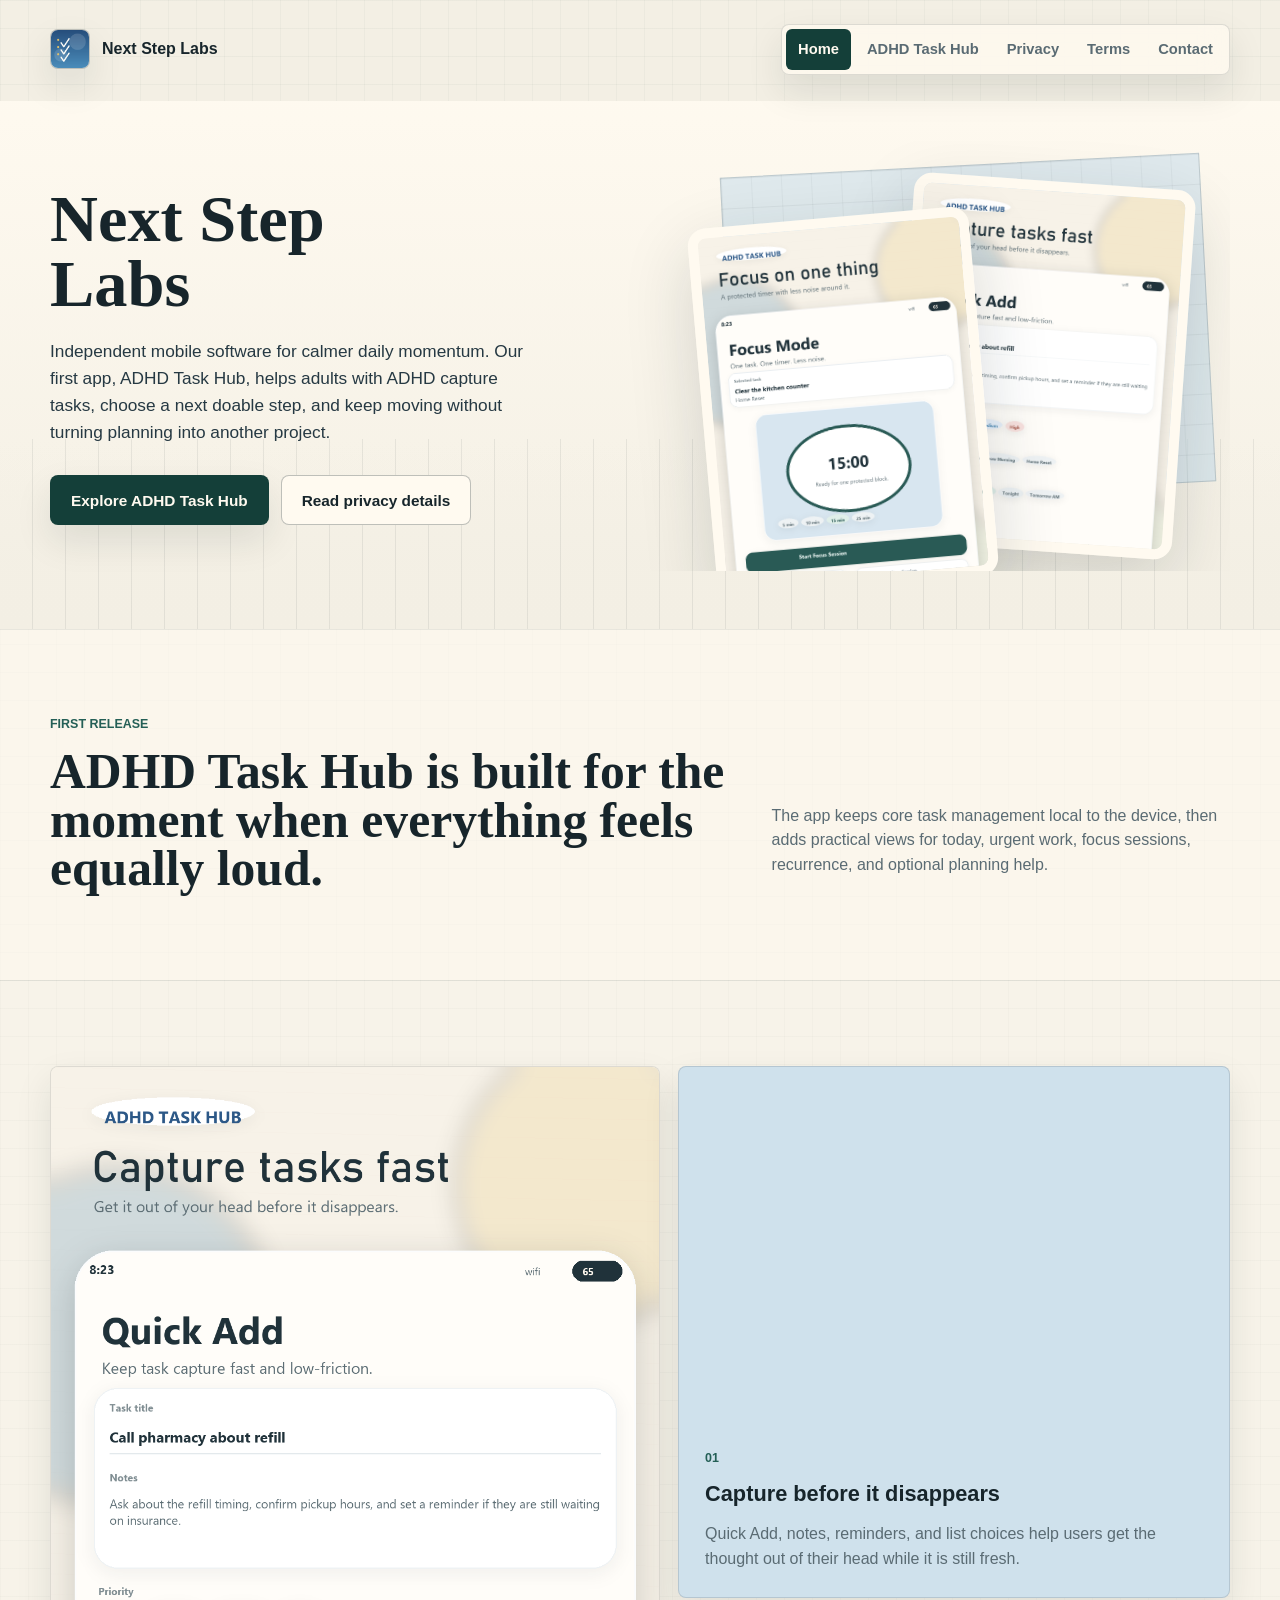
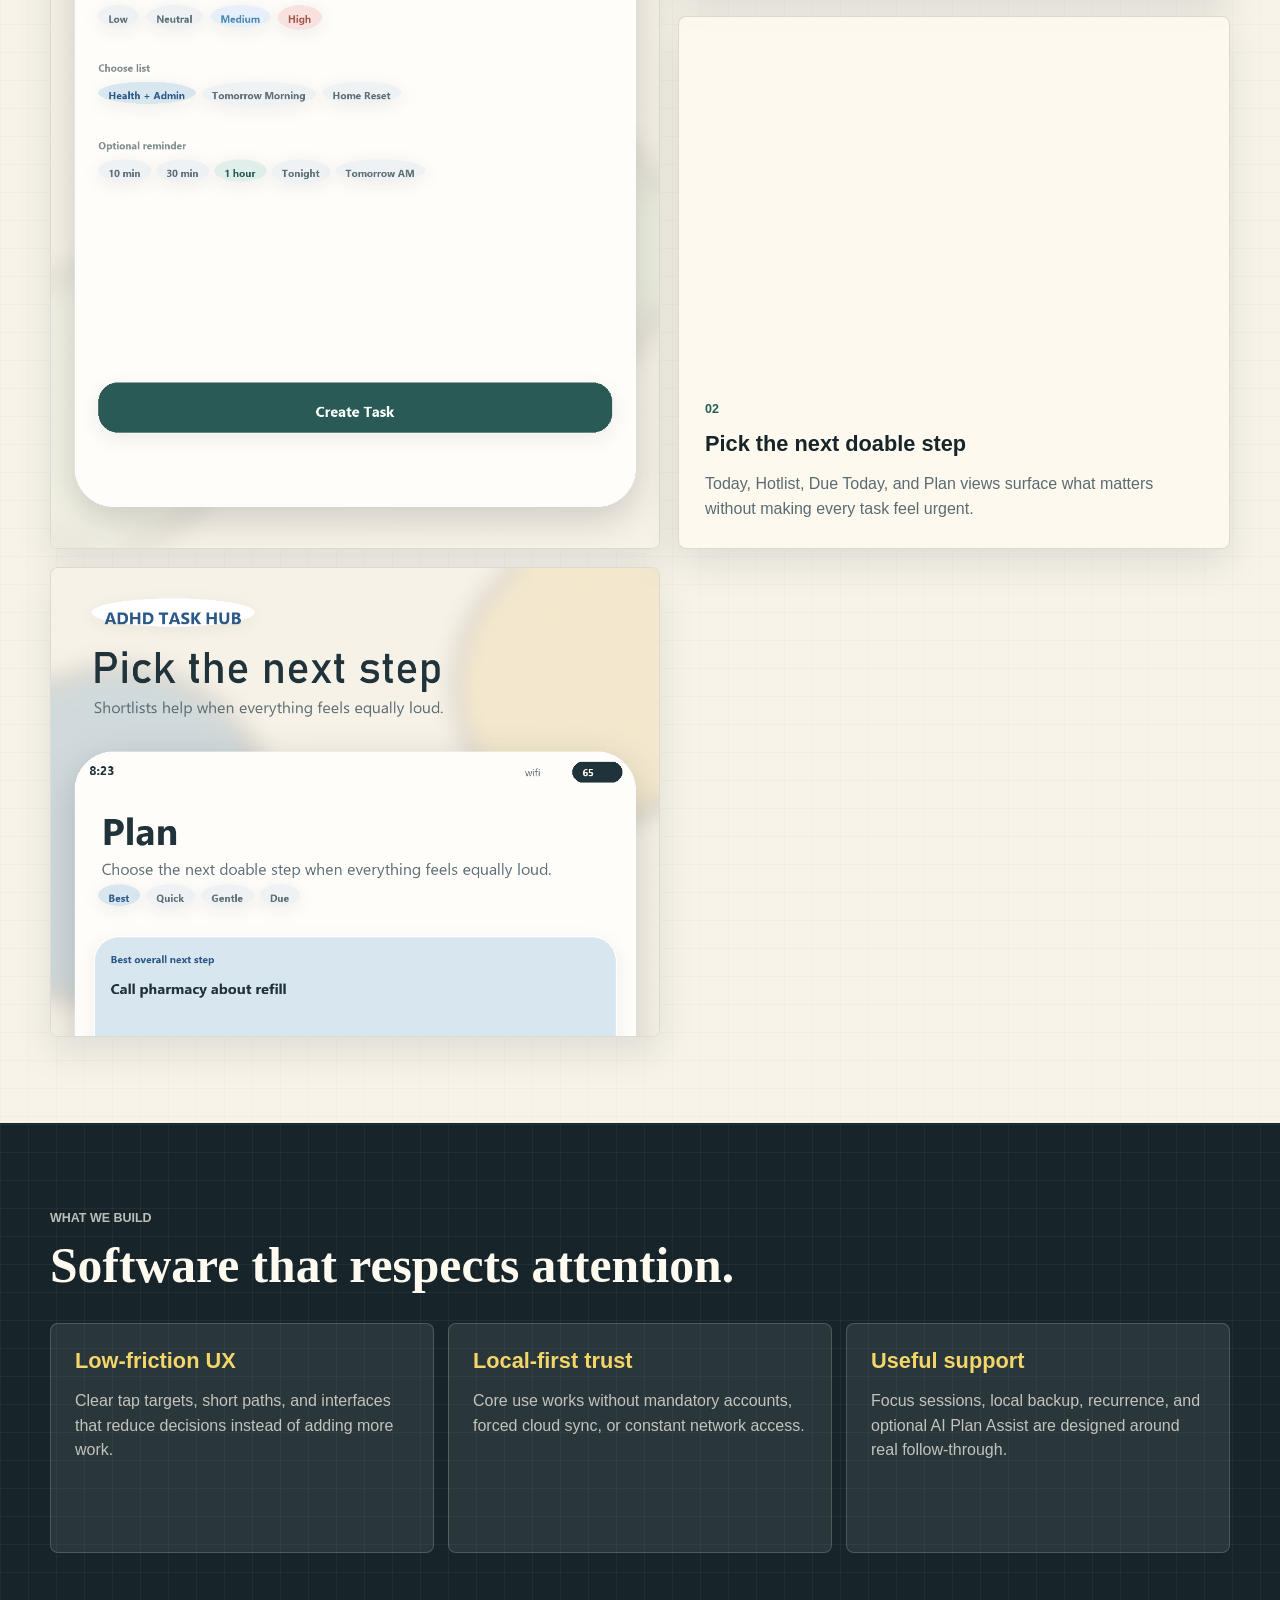
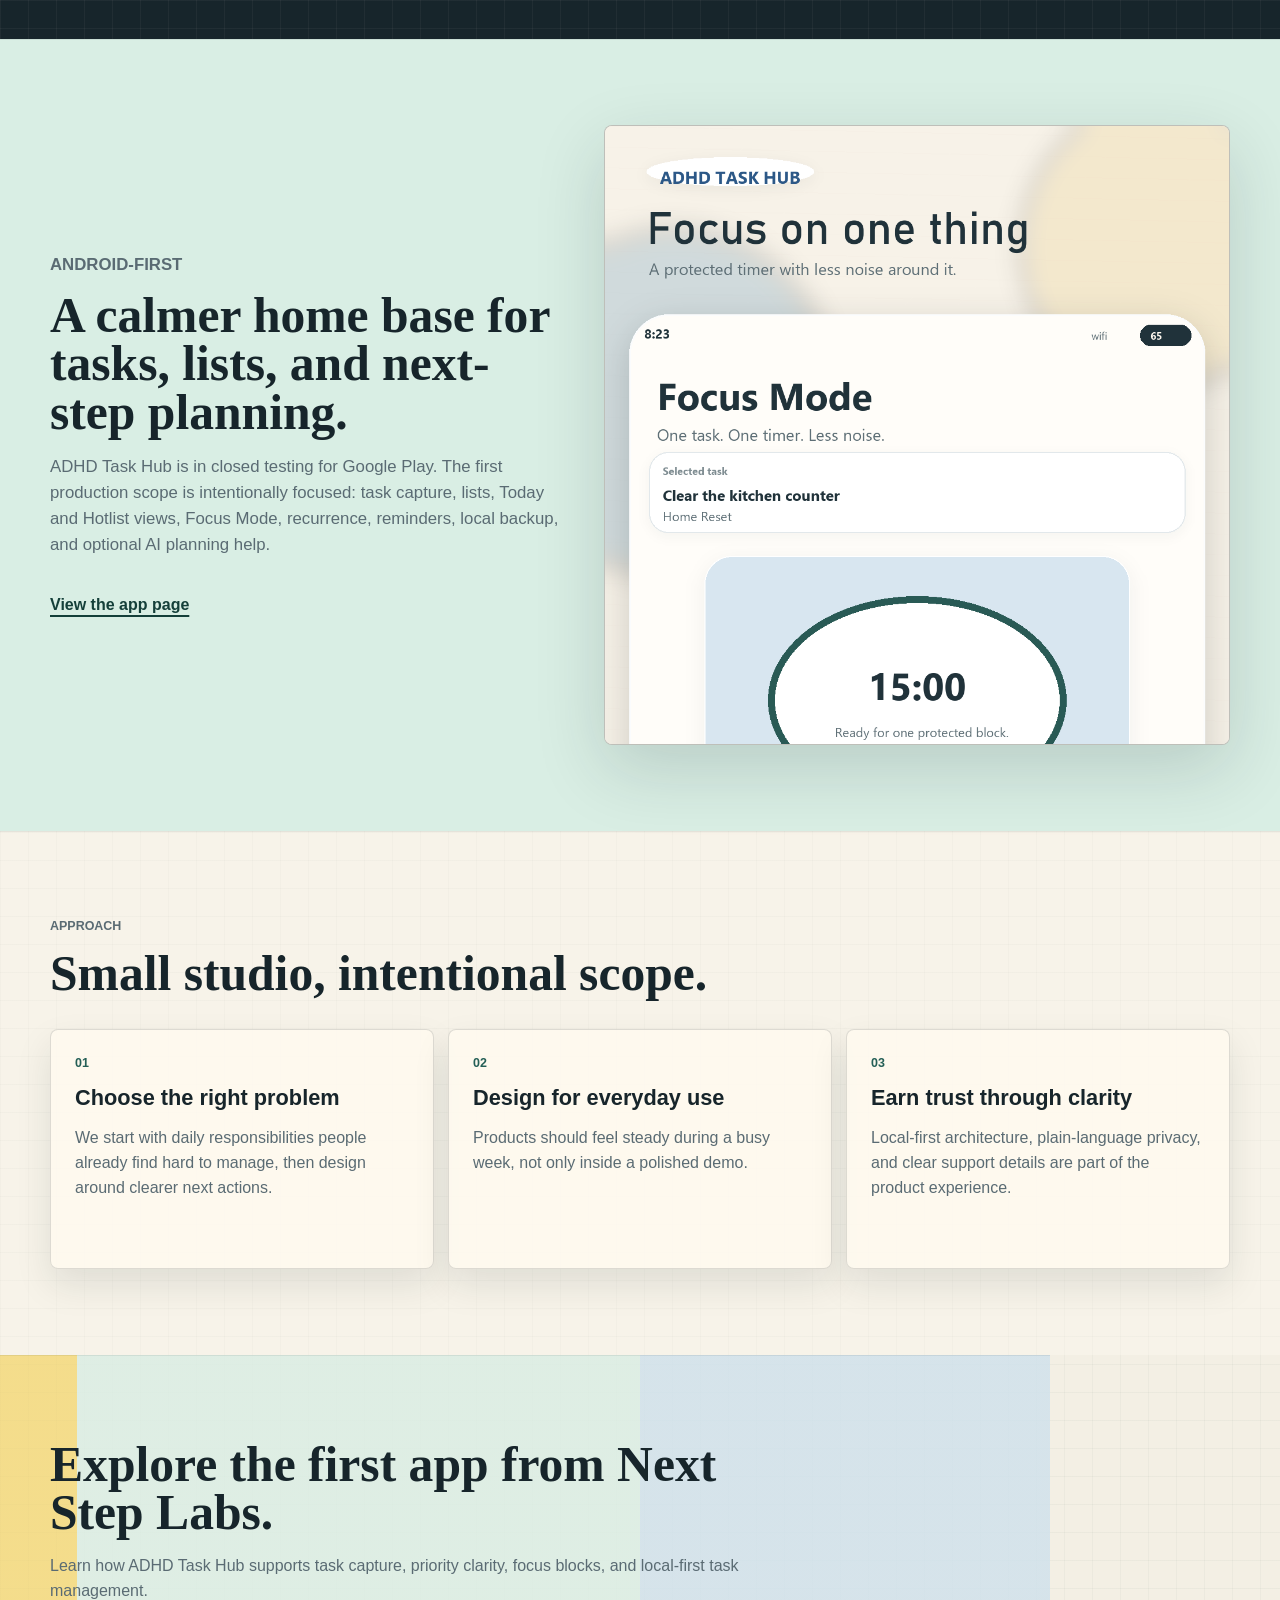
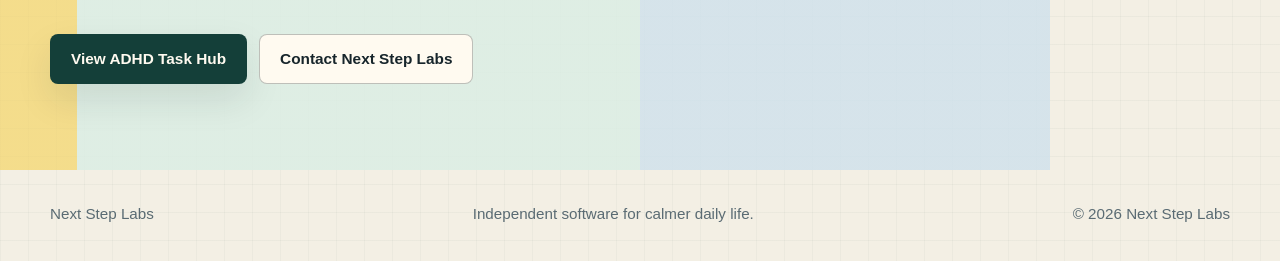
<file: index.html>
<!DOCTYPE html>
<html lang="en">
  <head>
    <meta charset="UTF-8" />
    <meta name="viewport" content="width=device-width, initial-scale=1.0" />
    <title>Next Step Labs</title>
    <meta
      name="description"
      content="Next Step Labs builds calm, practical mobile software. ADHD Task Hub is our Android-first task-management app for adults who want clearer daily structure."
    />
    <link rel="stylesheet" href="./styles.css" />
  </head>
  <body>
    <div class="page-shell page-shell--home">
      <header class="site-header">
        <a class="brand" href="./index.html">
          <span class="brand__mark">
            <img src="./media/app-icon.png" alt="" />
          </span>
          <span class="brand__text">Next Step Labs</span>
        </a>
        <nav class="site-nav" aria-label="Primary">
          <a href="./index.html" aria-current="page">Home</a>
          <a href="./apps/adhd-task-hub.html">ADHD Task Hub</a>
          <a href="./privacy.html">Privacy</a>
          <a href="./terms.html">Terms</a>
          <a href="./contact.html">Contact</a>
        </nav>
      </header>

      <main>
        <section class="hero hero--immersive">
          <div class="hero__visual" aria-hidden="true">
            <img
              class="hero__screen hero__screen--quick"
              src="./media/adhd-task-hub-phone-02-quick-add.png"
              alt=""
            />
            <img
              class="hero__screen hero__screen--focus"
              src="./media/adhd-task-hub-phone-04-focus-mode.png"
              alt=""
            />
          </div>

          <div class="hero__copy" data-reveal>
            <h1>Next Step Labs</h1>
            <p class="hero__lede">
              Independent mobile software for calmer daily momentum. Our first
              app, ADHD Task Hub, helps adults with ADHD capture tasks, choose a
              next doable step, and keep moving without turning planning into
              another project.
            </p>
            <div class="hero__actions">
              <a class="button button--primary" href="./apps/adhd-task-hub.html"
                >Explore ADHD Task Hub</a
              >
              <a class="button button--secondary" href="./privacy.html"
                >Read privacy details</a
              >
            </div>
          </div>
        </section>

        <section class="section intro-band" data-reveal>
          <p class="section-kicker">First release</p>
          <div class="section-heading section-heading--split">
            <h2>ADHD Task Hub is built for the moment when everything feels equally loud.</h2>
            <p>
              The app keeps core task management local to the device, then adds
              practical views for today, urgent work, focus sessions, recurrence,
              and optional planning help.
            </p>
          </div>
        </section>

        <section class="section product-showcase" data-reveal>
          <div class="showcase-grid">
            <article class="screen-panel screen-panel--large">
              <img src="./media/adhd-task-hub-phone-02-quick-add.png" alt="ADHD Task Hub Quick Add screen" />
            </article>
            <article class="feature-panel feature-panel--accent">
              <span class="panel-number">01</span>
              <h3>Capture before it disappears</h3>
              <p>
                Quick Add, notes, reminders, and list choices help users get the
                thought out of their head while it is still fresh.
              </p>
            </article>
            <article class="feature-panel">
              <span class="panel-number">02</span>
              <h3>Pick the next doable step</h3>
              <p>
                Today, Hotlist, Due Today, and Plan views surface what matters
                without making every task feel urgent.
              </p>
            </article>
            <article class="screen-panel screen-panel--crop">
              <img src="./media/adhd-task-hub-phone-03-plan.png" alt="ADHD Task Hub Plan screen" />
            </article>
          </div>
        </section>

        <section class="section section--ink" data-reveal>
          <div class="section-heading">
            <p class="section-kicker">What we build</p>
            <h2>Software that respects attention.</h2>
          </div>
          <div class="feature-rail">
            <article>
              <h3>Low-friction UX</h3>
              <p>
                Clear tap targets, short paths, and interfaces that reduce
                decisions instead of adding more work.
              </p>
            </article>
            <article>
              <h3>Local-first trust</h3>
              <p>
                Core use works without mandatory accounts, forced cloud sync, or
                constant network access.
              </p>
            </article>
            <article>
              <h3>Useful support</h3>
              <p>
                Focus sessions, local backup, recurrence, and optional AI Plan
                Assist are designed around real follow-through.
              </p>
            </article>
          </div>
        </section>

        <section class="section app-spotlight" data-reveal>
          <div class="spotlight-copy">
            <p class="section-kicker">Android-first</p>
            <h2>A calmer home base for tasks, lists, and next-step planning.</h2>
            <p>
              ADHD Task Hub is in closed testing for Google Play. The first
              production scope is intentionally focused: task capture, lists,
              Today and Hotlist views, Focus Mode, recurrence, reminders, local
              backup, and optional AI planning help.
            </p>
            <a class="text-link" href="./apps/adhd-task-hub.html">View the app page</a>
          </div>
          <div class="focus-card" aria-hidden="true">
            <img src="./media/adhd-task-hub-phone-04-focus-mode.png" alt="" />
          </div>
        </section>

        <section class="section process-section" data-reveal>
          <div class="section-heading">
            <p class="section-kicker">Approach</p>
            <h2>Small studio, intentional scope.</h2>
          </div>
          <div class="process-grid">
            <div>
              <span class="process-grid__step">01</span>
              <h3>Choose the right problem</h3>
              <p>
                We start with daily responsibilities people already find hard to
                manage, then design around clearer next actions.
              </p>
            </div>
            <div>
              <span class="process-grid__step">02</span>
              <h3>Design for everyday use</h3>
              <p>
                Products should feel steady during a busy week, not only inside
                a polished demo.
              </p>
            </div>
            <div>
              <span class="process-grid__step">03</span>
              <h3>Earn trust through clarity</h3>
              <p>
                Local-first architecture, plain-language privacy, and clear
                support details are part of the product experience.
              </p>
            </div>
          </div>
        </section>

        <section class="section closing-callout" data-reveal>
          <h2>Explore the first app from Next Step Labs.</h2>
          <p>
            Learn how ADHD Task Hub supports task capture, priority clarity,
            focus blocks, and local-first task management.
          </p>
          <div class="hero__actions">
            <a class="button button--primary" href="./apps/adhd-task-hub.html"
              >View ADHD Task Hub</a
            >
            <a class="button button--secondary" href="./contact.html"
              >Contact Next Step Labs</a
            >
          </div>
        </section>
      </main>

      <footer class="site-footer">
        <p>Next Step Labs</p>
        <p>Independent software for calmer daily life.</p>
        <p>&copy; <span data-year></span> Next Step Labs</p>
      </footer>
    </div>

    <script src="./script.js"></script>
  </body>
</html>
</file>
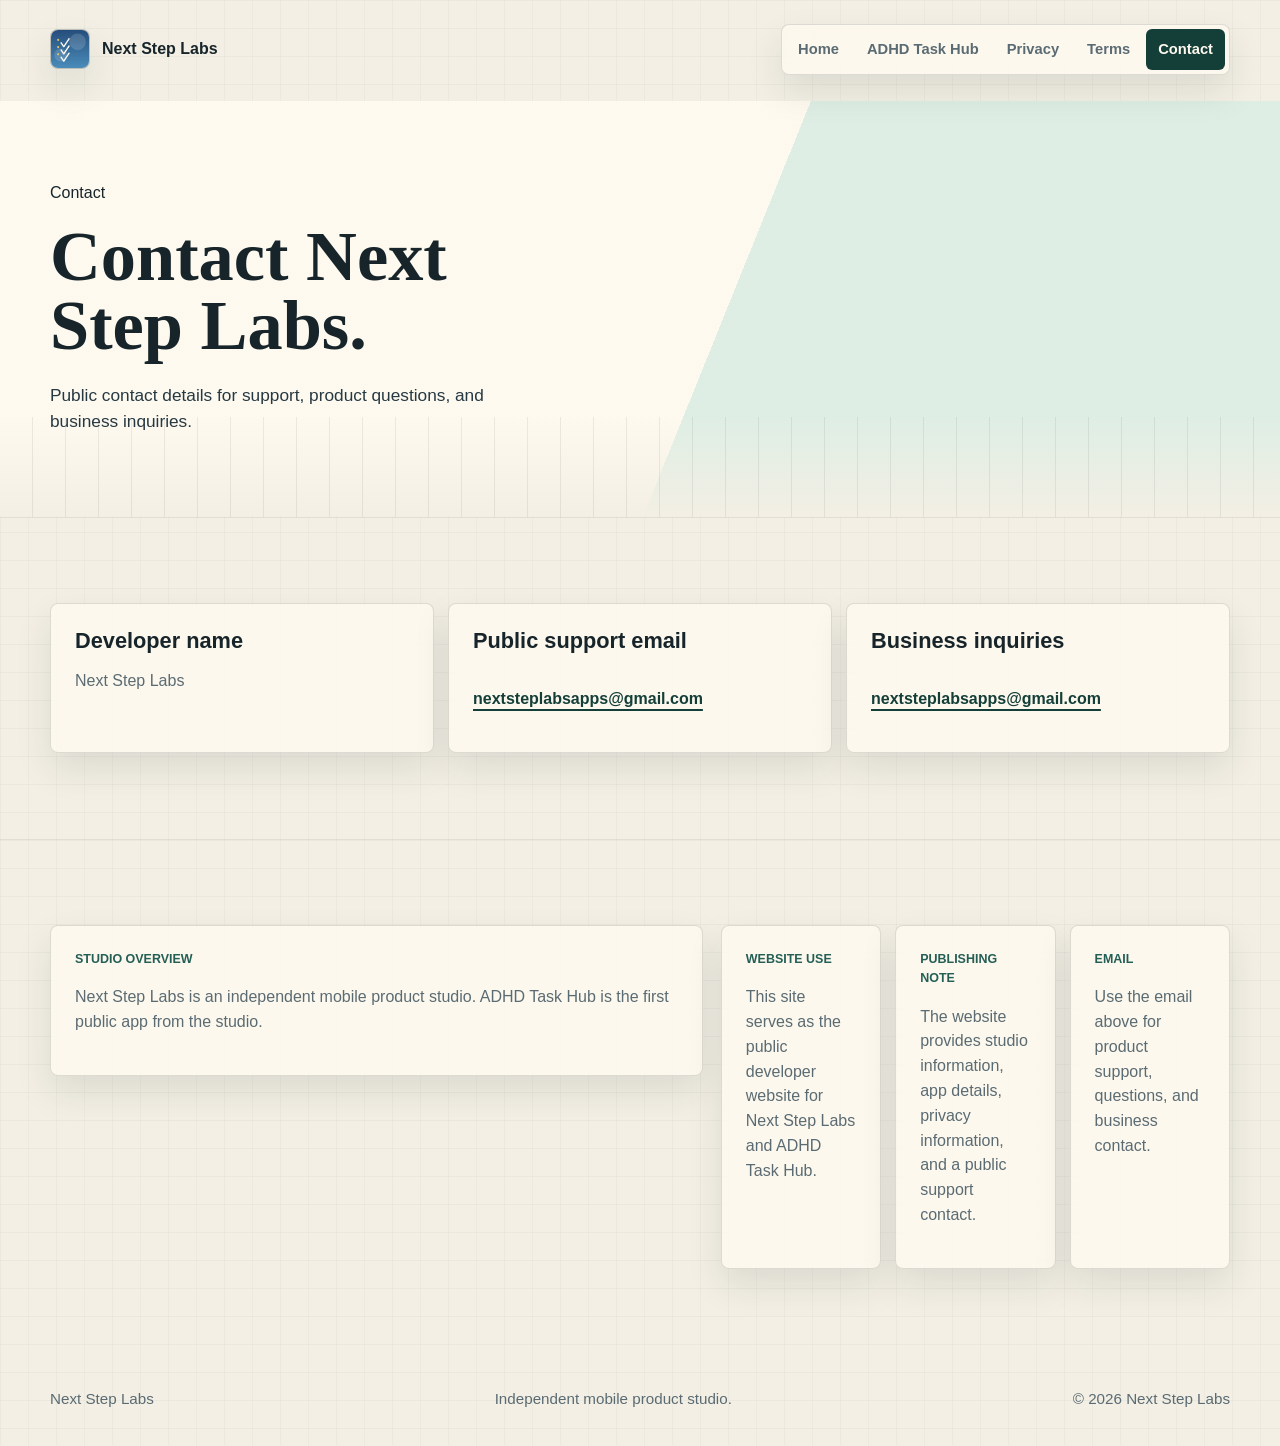
<file: contact.html>
<!DOCTYPE html>
<html lang="en">
  <head>
    <meta charset="UTF-8" />
    <meta name="viewport" content="width=device-width, initial-scale=1.0" />
    <title>Contact | Next Step Labs</title>
    <meta
      name="description"
      content="Contact and support details for Next Step Labs."
    />
    <link rel="stylesheet" href="./styles.css" />
  </head>
  <body>
    <div class="page-shell">
      <header class="site-header">
        <a class="brand" href="./index.html">
          <span class="brand__mark">
            <img src="./media/app-icon.png" alt="" />
          </span>
          <span class="brand__text">Next Step Labs</span>
        </a>
        <nav class="site-nav" aria-label="Primary">
          <a href="./index.html">Home</a>
          <a href="./apps/adhd-task-hub.html">ADHD Task Hub</a>
          <a href="./privacy.html">Privacy</a>
          <a href="./terms.html">Terms</a>
          <a href="./contact.html" aria-current="page">Contact</a>
        </nav>
      </header>

      <main>
        <section class="hero hero--policy">
          <div class="hero__copy" data-reveal>
            <p class="eyebrow">Contact</p>
            <h1>Contact Next Step Labs.</h1>
            <p class="hero__lede">
              Public contact details for support, product questions, and
              business inquiries.
            </p>
          </div>
        </section>

        <section class="section section--divider" data-reveal>
          <div class="feature-columns feature-columns--wide">
            <article>
              <h2>Developer name</h2>
              <p>Next Step Labs</p>
            </article>
            <article>
              <h2>Public support email</h2>
              <p><a class="text-link" href="mailto:nextsteplabsapps@gmail.com">nextsteplabsapps@gmail.com</a></p>
            </article>
            <article>
              <h2>Business inquiries</h2>
              <p><a class="text-link" href="mailto:nextsteplabsapps@gmail.com">nextsteplabsapps@gmail.com</a></p>
            </article>
          </div>
        </section>

        <section class="section" data-reveal>
          <div class="split-layout split-layout--compact">
            <div class="aside-panel aside-panel--tall">
              <span class="detail-list__label">Studio overview</span>
              <p>
                Next Step Labs is an independent mobile product studio. ADHD
                Task Hub is the first public app from the studio.
              </p>
            </div>
            <div class="detail-list">
              <div>
                <span class="detail-list__label">Website use</span>
                <p>This site serves as the public developer website for Next Step Labs and ADHD Task Hub.</p>
              </div>
              <div>
                <span class="detail-list__label">Publishing note</span>
                <p>The website provides studio information, app details, privacy information, and a public support contact.</p>
              </div>
              <div>
                <span class="detail-list__label">Email</span>
                <p>Use the email above for product support, questions, and business contact.</p>
              </div>
            </div>
          </div>
        </section>
      </main>

      <footer class="site-footer">
        <p>Next Step Labs</p>
        <p>Independent mobile product studio.</p>
        <p>&copy; <span data-year></span> Next Step Labs</p>
      </footer>
    </div>

    <script src="./script.js"></script>
  </body>
</html>
</file>
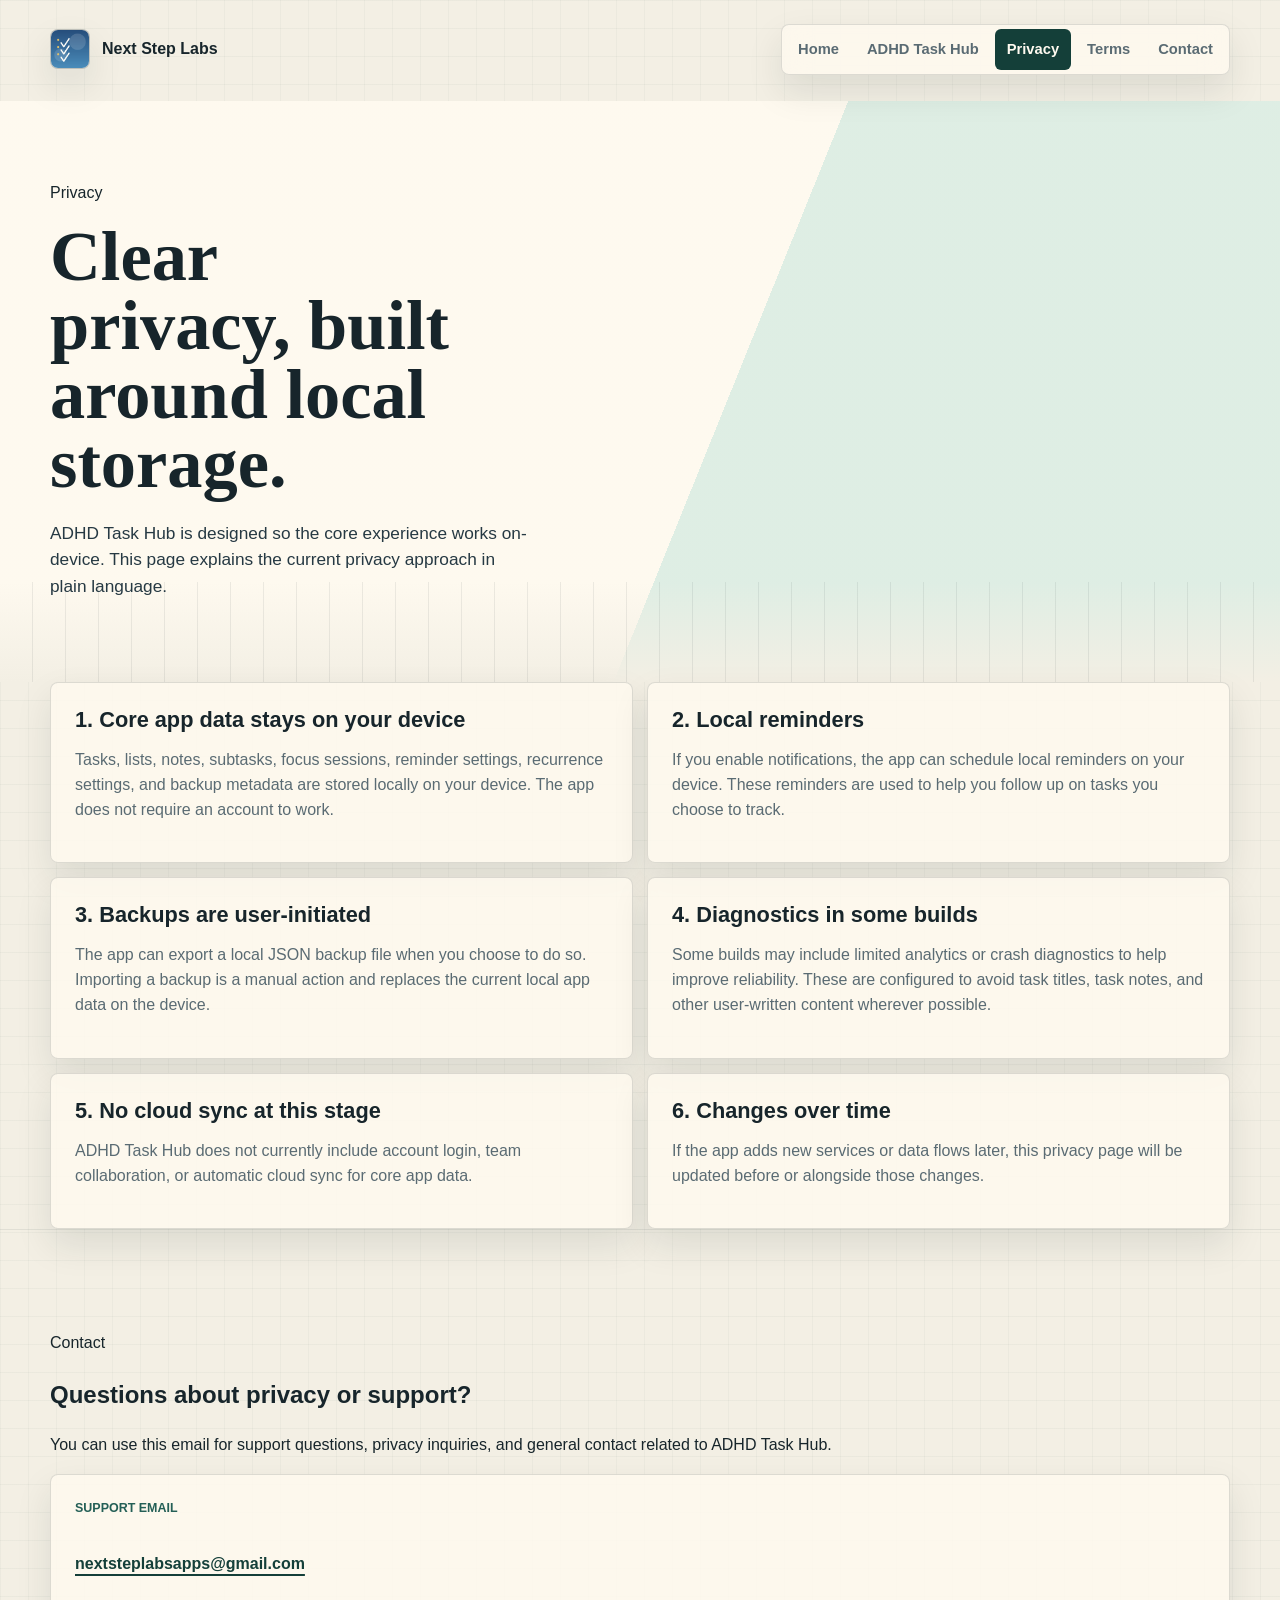
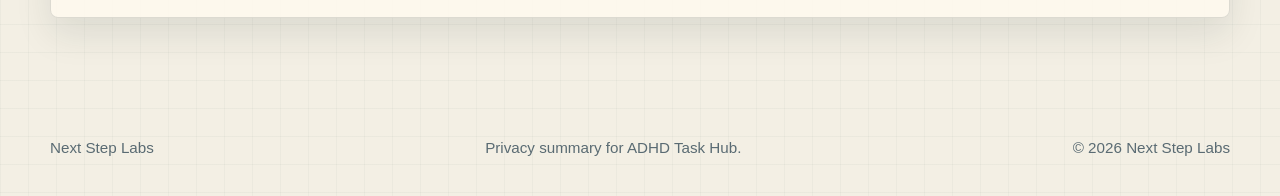
<file: privacy.html>
<!DOCTYPE html>
<html lang="en">
  <head>
    <meta charset="UTF-8" />
    <meta name="viewport" content="width=device-width, initial-scale=1.0" />
    <title>Privacy | Next Step Labs</title>
    <meta
      name="description"
      content="Privacy information for Next Step Labs and ADHD Task Hub."
    />
    <link rel="stylesheet" href="./styles.css" />
  </head>
  <body>
    <div class="page-shell">
      <header class="site-header">
        <a class="brand" href="./index.html">
          <span class="brand__mark">
            <img src="./media/app-icon.png" alt="" />
          </span>
          <span class="brand__text">Next Step Labs</span>
        </a>
        <nav class="site-nav" aria-label="Primary">
          <a href="./index.html">Home</a>
          <a href="./apps/adhd-task-hub.html">ADHD Task Hub</a>
          <a href="./privacy.html" aria-current="page">Privacy</a>
          <a href="./terms.html">Terms</a>
          <a href="./contact.html">Contact</a>
        </nav>
      </header>

      <main>
        <section class="hero hero--policy">
          <div class="hero__copy" data-reveal>
            <p class="eyebrow">Privacy</p>
            <h1>Clear privacy, built around local storage.</h1>
            <p class="hero__lede">
              ADHD Task Hub is designed so the core experience works on-device.
              This page explains the current privacy approach in plain language.
            </p>
          </div>
        </section>

        <section class="policy-grid" data-reveal>
          <article>
            <h2>1. Core app data stays on your device</h2>
            <p>
              Tasks, lists, notes, subtasks, focus sessions, reminder settings,
              recurrence settings, and backup metadata are stored locally on
              your device. The app does not require an account to work.
            </p>
          </article>
          <article>
            <h2>2. Local reminders</h2>
            <p>
              If you enable notifications, the app can schedule local reminders
              on your device. These reminders are used to help you follow up on
              tasks you choose to track.
            </p>
          </article>
          <article>
            <h2>3. Backups are user-initiated</h2>
            <p>
              The app can export a local JSON backup file when you choose to do
              so. Importing a backup is a manual action and replaces the current
              local app data on the device.
            </p>
          </article>
          <article>
            <h2>4. Diagnostics in some builds</h2>
            <p>
              Some builds may include limited analytics or crash diagnostics to
              help improve reliability. These are configured to avoid task
              titles, task notes, and other user-written content wherever
              possible.
            </p>
          </article>
          <article>
            <h2>5. No cloud sync at this stage</h2>
            <p>
              ADHD Task Hub does not currently include account login, team
              collaboration, or automatic cloud sync for core app data.
            </p>
          </article>
          <article>
            <h2>6. Changes over time</h2>
            <p>
              If the app adds new services or data flows later, this privacy
              page will be updated before or alongside those changes.
            </p>
          </article>
        </section>

        <section class="section section--divider" data-reveal>
          <div class="section__intro">
            <p class="eyebrow">Contact</p>
            <h2>Questions about privacy or support?</h2>
            <p>
              You can use this email for support questions, privacy inquiries,
              and general contact related to ADHD Task Hub.
            </p>
          </div>
          <div class="aside-panel aside-panel--wide">
            <span class="detail-list__label">Support email</span>
            <p><a class="text-link" href="mailto:nextsteplabsapps@gmail.com">nextsteplabsapps@gmail.com</a></p>
          </div>
        </section>
      </main>

      <footer class="site-footer">
        <p>Next Step Labs</p>
        <p>Privacy summary for ADHD Task Hub.</p>
        <p>&copy; <span data-year></span> Next Step Labs</p>
      </footer>
    </div>

    <script src="./script.js"></script>
  </body>
</html>
</file>
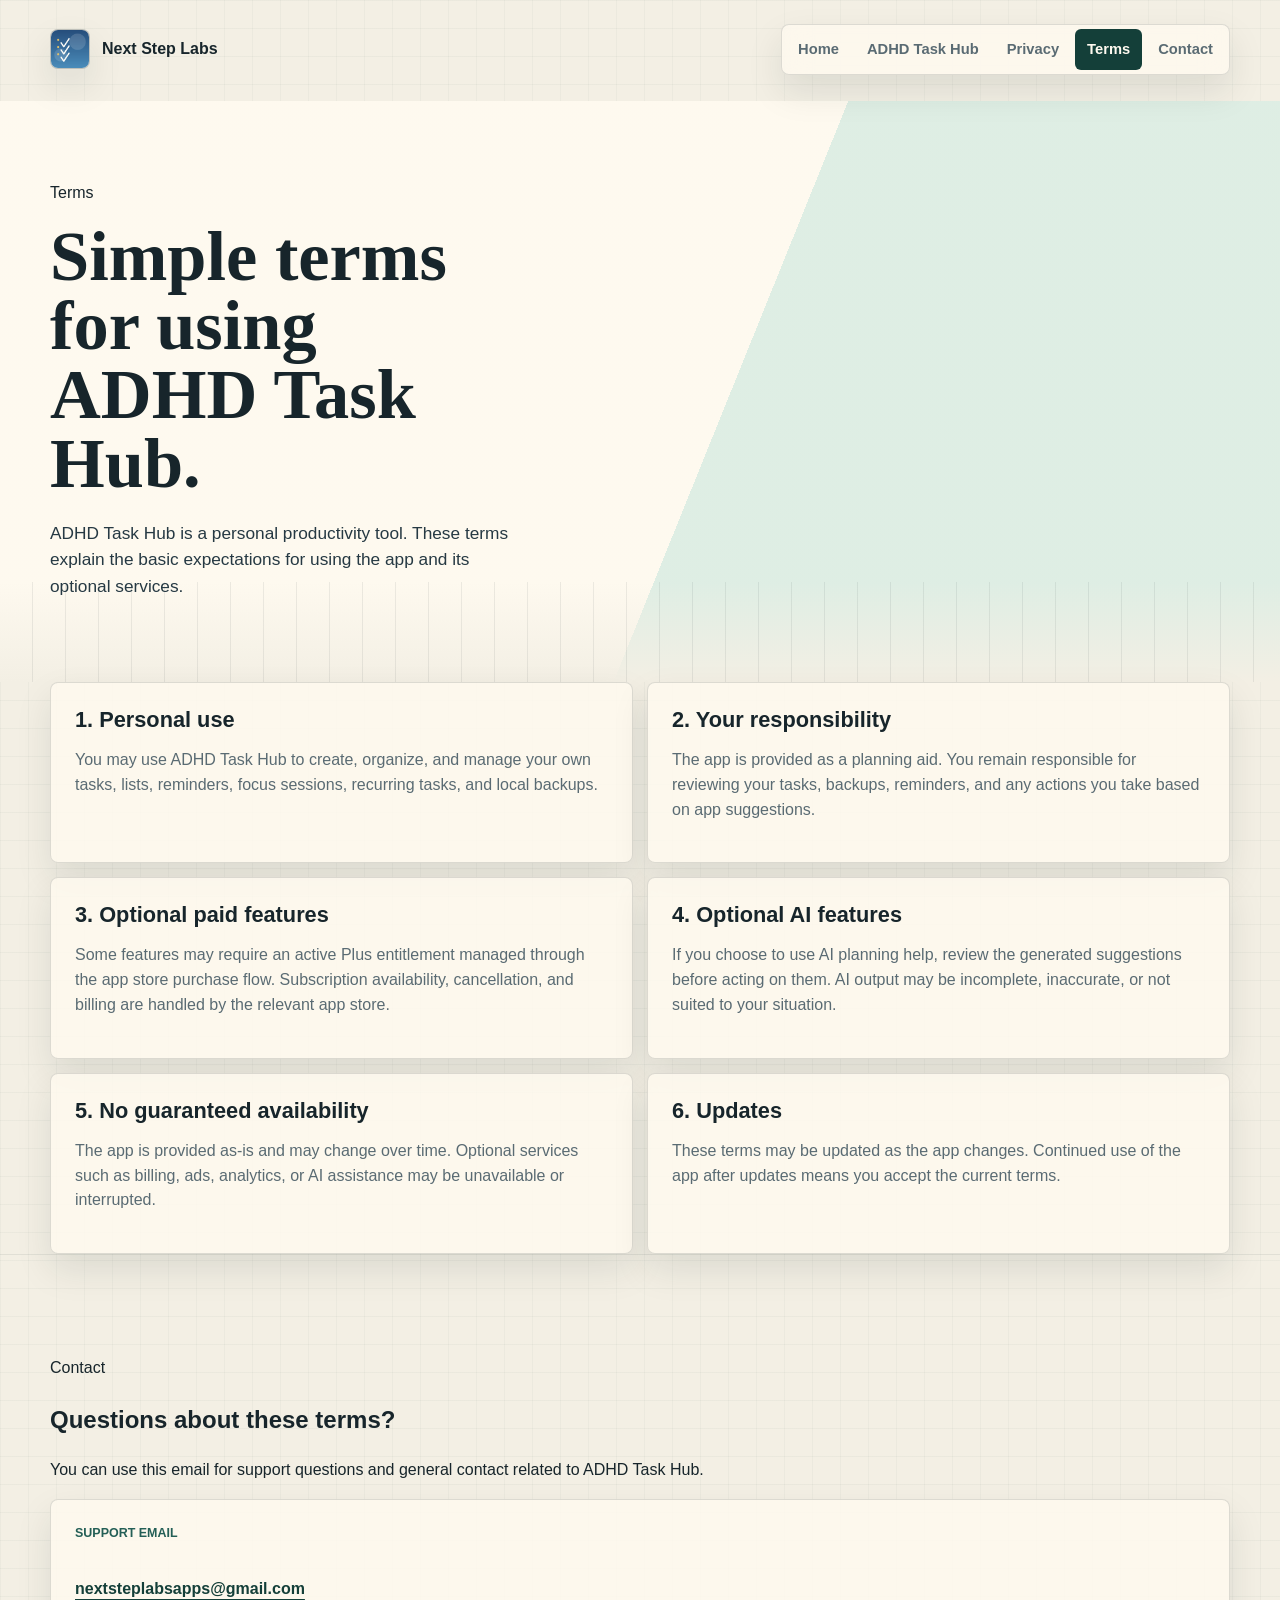
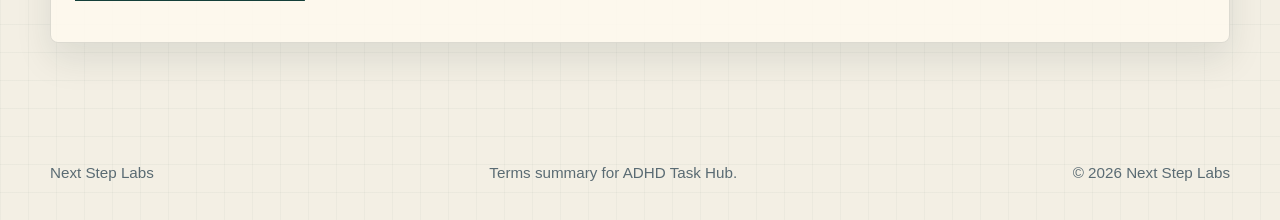
<file: terms.html>
<!DOCTYPE html>
<html lang="en">
  <head>
    <meta charset="UTF-8" />
    <meta name="viewport" content="width=device-width, initial-scale=1.0" />
    <title>Terms | Next Step Labs</title>
    <meta
      name="description"
      content="Terms of use for Next Step Labs and ADHD Task Hub."
    />
    <link rel="stylesheet" href="./styles.css" />
  </head>
  <body>
    <div class="page-shell">
      <header class="site-header">
        <a class="brand" href="./index.html">
          <span class="brand__mark">
            <img src="./media/app-icon.png" alt="" />
          </span>
          <span class="brand__text">Next Step Labs</span>
        </a>
        <nav class="site-nav" aria-label="Primary">
          <a href="./index.html">Home</a>
          <a href="./apps/adhd-task-hub.html">ADHD Task Hub</a>
          <a href="./privacy.html">Privacy</a>
          <a href="./terms.html" aria-current="page">Terms</a>
          <a href="./contact.html">Contact</a>
        </nav>
      </header>

      <main>
        <section class="hero hero--policy">
          <div class="hero__copy" data-reveal>
            <p class="eyebrow">Terms</p>
            <h1>Simple terms for using ADHD Task Hub.</h1>
            <p class="hero__lede">
              ADHD Task Hub is a personal productivity tool. These terms explain
              the basic expectations for using the app and its optional services.
            </p>
          </div>
        </section>

        <section class="policy-grid" data-reveal>
          <article>
            <h2>1. Personal use</h2>
            <p>
              You may use ADHD Task Hub to create, organize, and manage your own
              tasks, lists, reminders, focus sessions, recurring tasks, and
              local backups.
            </p>
          </article>
          <article>
            <h2>2. Your responsibility</h2>
            <p>
              The app is provided as a planning aid. You remain responsible for
              reviewing your tasks, backups, reminders, and any actions you take
              based on app suggestions.
            </p>
          </article>
          <article>
            <h2>3. Optional paid features</h2>
            <p>
              Some features may require an active Plus entitlement managed
              through the app store purchase flow. Subscription availability,
              cancellation, and billing are handled by the relevant app store.
            </p>
          </article>
          <article>
            <h2>4. Optional AI features</h2>
            <p>
              If you choose to use AI planning help, review the generated
              suggestions before acting on them. AI output may be incomplete,
              inaccurate, or not suited to your situation.
            </p>
          </article>
          <article>
            <h2>5. No guaranteed availability</h2>
            <p>
              The app is provided as-is and may change over time. Optional
              services such as billing, ads, analytics, or AI assistance may be
              unavailable or interrupted.
            </p>
          </article>
          <article>
            <h2>6. Updates</h2>
            <p>
              These terms may be updated as the app changes. Continued use of
              the app after updates means you accept the current terms.
            </p>
          </article>
        </section>

        <section class="section section--divider" data-reveal>
          <div class="section__intro">
            <p class="eyebrow">Contact</p>
            <h2>Questions about these terms?</h2>
            <p>
              You can use this email for support questions and general contact
              related to ADHD Task Hub.
            </p>
          </div>
          <div class="aside-panel aside-panel--wide">
            <span class="detail-list__label">Support email</span>
            <p><a class="text-link" href="mailto:nextsteplabsapps@gmail.com">nextsteplabsapps@gmail.com</a></p>
          </div>
        </section>
      </main>

      <footer class="site-footer">
        <p>Next Step Labs</p>
        <p>Terms summary for ADHD Task Hub.</p>
        <p>&copy; <span data-year></span> Next Step Labs</p>
      </footer>
    </div>

    <script src="./script.js"></script>
  </body>
</html>
</file>
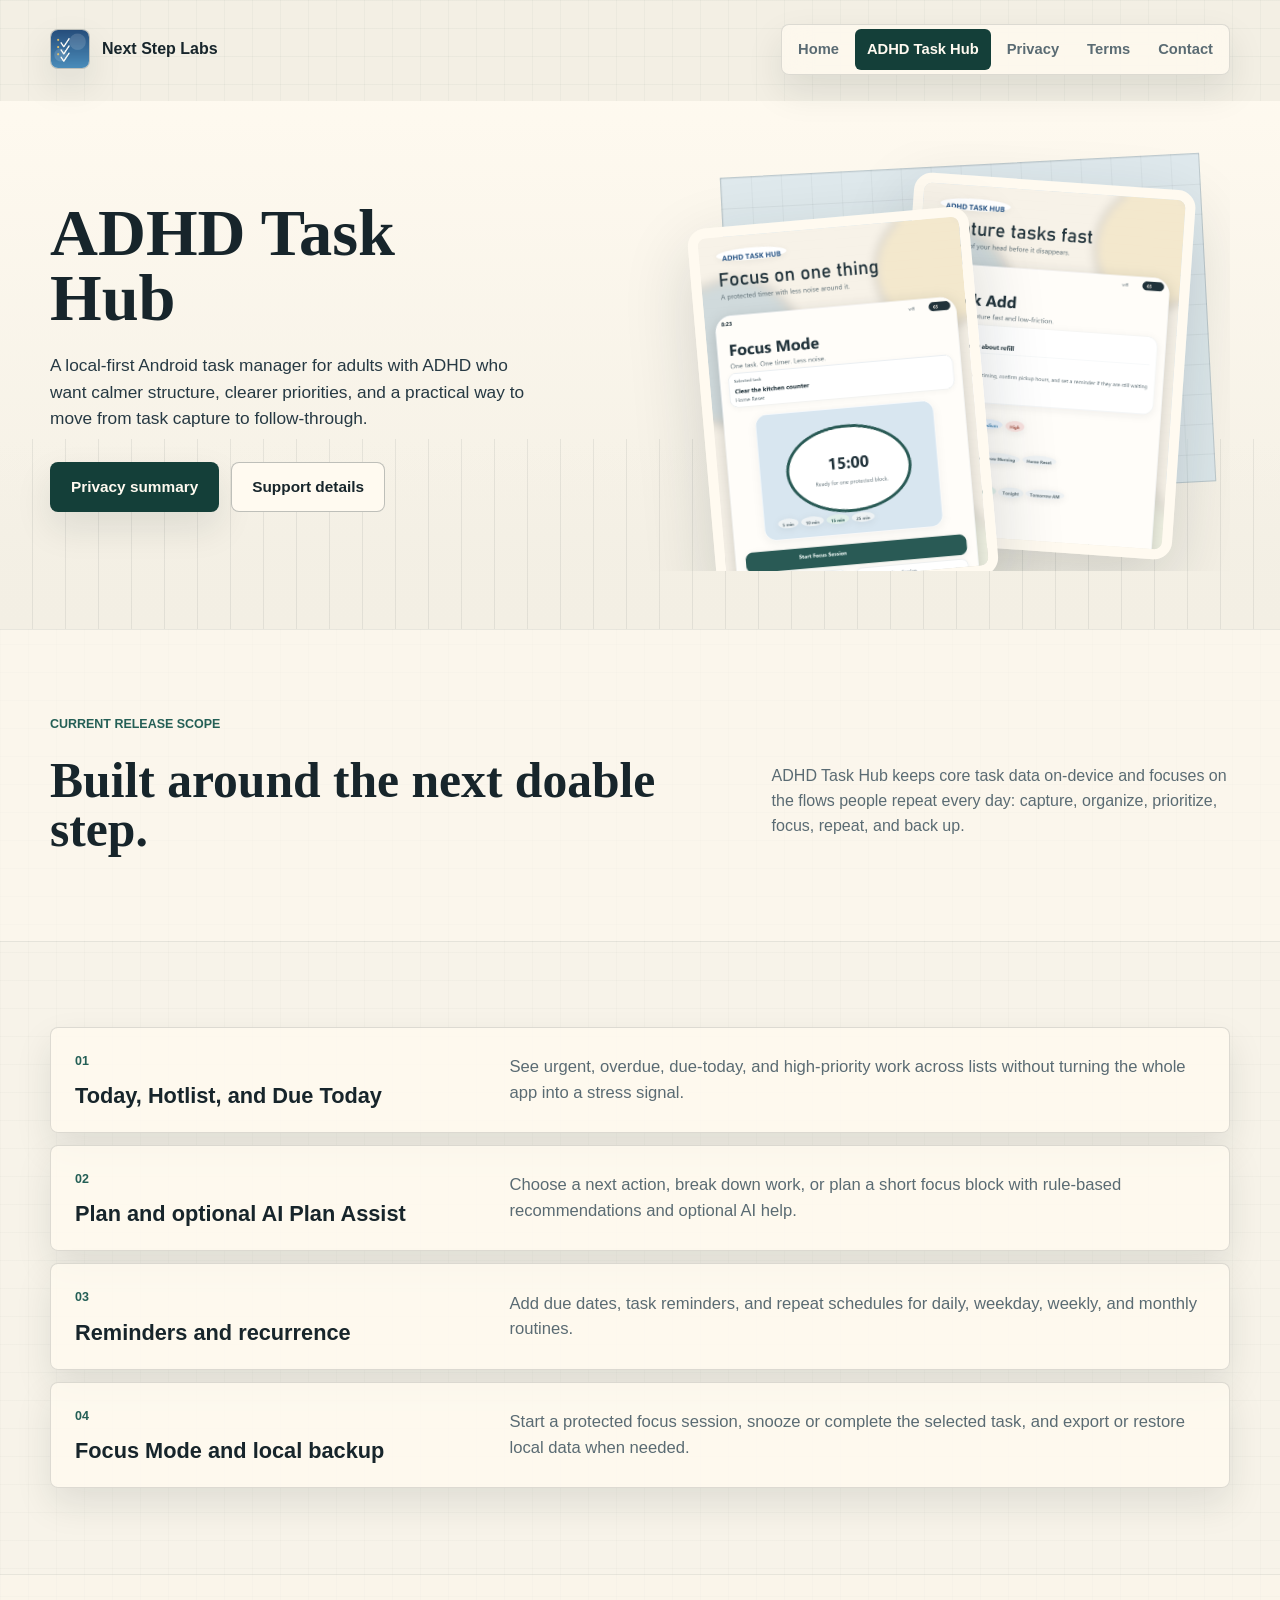
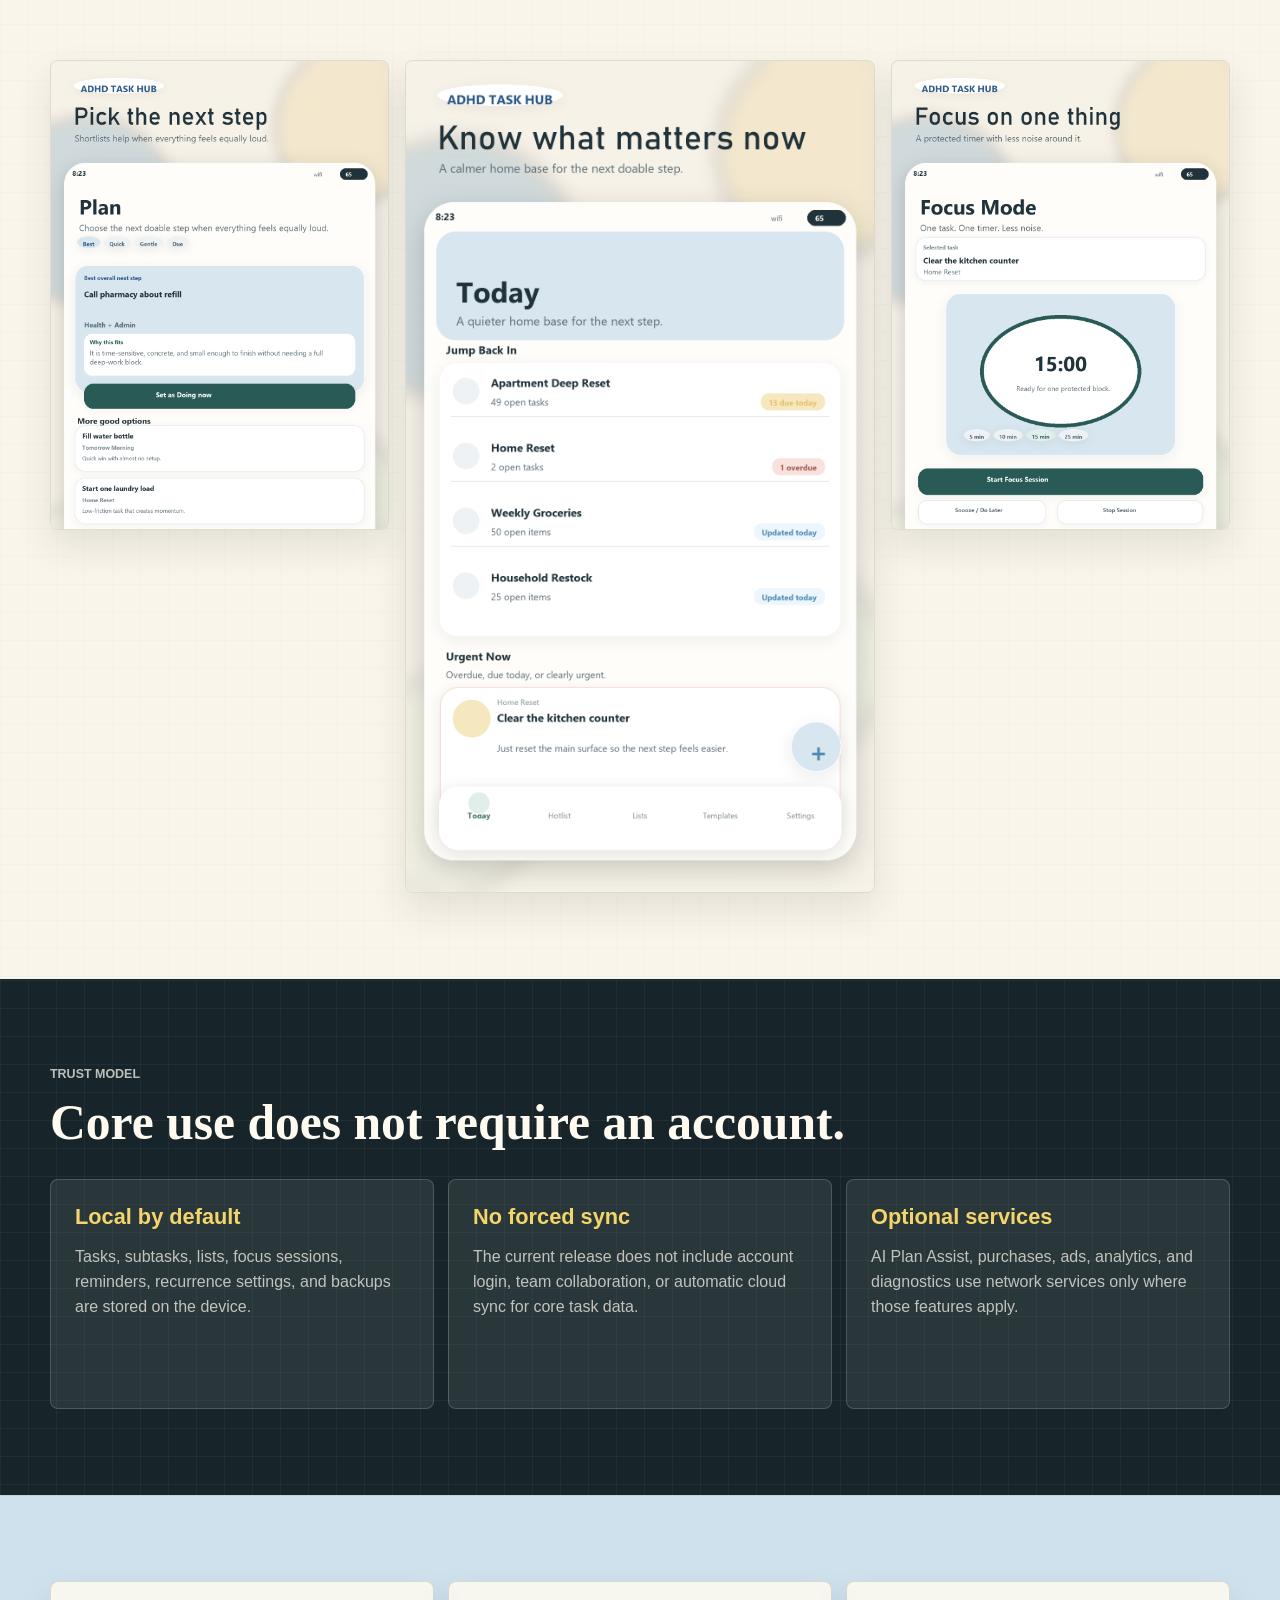
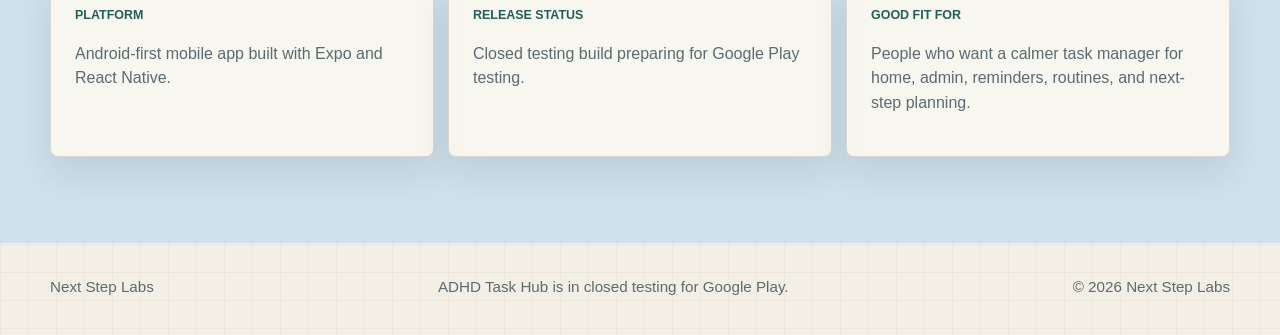
<file: apps/adhd-task-hub.html>
<!DOCTYPE html>
<html lang="en">
  <head>
    <meta charset="UTF-8" />
    <meta name="viewport" content="width=device-width, initial-scale=1.0" />
    <title>ADHD Task Hub | Next Step Labs</title>
    <meta
      name="description"
      content="ADHD Task Hub is a local-first Android task-management app built to help adults with ADHD organize daily responsibilities with less overwhelm."
    />
    <link rel="stylesheet" href="../styles.css" />
  </head>
  <body>
    <div class="page-shell">
      <header class="site-header">
        <a class="brand" href="../index.html">
          <span class="brand__mark">
            <img src="../media/app-icon.png" alt="" />
          </span>
          <span class="brand__text">Next Step Labs</span>
        </a>
        <nav class="site-nav" aria-label="Primary">
          <a href="../index.html">Home</a>
          <a href="./adhd-task-hub.html" aria-current="page">ADHD Task Hub</a>
          <a href="../privacy.html">Privacy</a>
          <a href="../terms.html">Terms</a>
          <a href="../contact.html">Contact</a>
        </nav>
      </header>

      <main>
        <section class="hero hero--product">
          <div class="hero__visual hero__visual--product" aria-hidden="true">
            <img
              class="hero__screen hero__screen--quick"
              src="../media/adhd-task-hub-phone-02-quick-add.png"
              alt=""
            />
            <img
              class="hero__screen hero__screen--focus"
              src="../media/adhd-task-hub-phone-04-focus-mode.png"
              alt=""
            />
          </div>

          <div class="hero__copy" data-reveal>
            <h1>ADHD Task Hub</h1>
            <p class="hero__lede">
              A local-first Android task manager for adults with ADHD who want
              calmer structure, clearer priorities, and a practical way to move
              from task capture to follow-through.
            </p>
            <div class="hero__actions">
              <a class="button button--primary" href="../privacy.html">Privacy summary</a>
              <a class="button button--secondary" href="../contact.html">Support details</a>
            </div>
          </div>
        </section>

        <section class="section intro-band" data-reveal>
          <p class="section-kicker">Current release scope</p>
          <div class="section-heading section-heading--split">
            <h2>Built around the next doable step.</h2>
            <p>
              ADHD Task Hub keeps core task data on-device and focuses on the
              flows people repeat every day: capture, organize, prioritize,
              focus, repeat, and back up.
            </p>
          </div>
        </section>

        <section class="section feature-stack" data-reveal>
          <article class="feature-row">
            <div>
              <span class="panel-number">01</span>
              <h3>Today, Hotlist, and Due Today</h3>
            </div>
            <p>
              See urgent, overdue, due-today, and high-priority work across
              lists without turning the whole app into a stress signal.
            </p>
          </article>
          <article class="feature-row">
            <div>
              <span class="panel-number">02</span>
              <h3>Plan and optional AI Plan Assist</h3>
            </div>
            <p>
              Choose a next action, break down work, or plan a short focus block
              with rule-based recommendations and optional AI help.
            </p>
          </article>
          <article class="feature-row">
            <div>
              <span class="panel-number">03</span>
              <h3>Reminders and recurrence</h3>
            </div>
            <p>
              Add due dates, task reminders, and repeat schedules for daily,
              weekday, weekly, and monthly routines.
            </p>
          </article>
          <article class="feature-row">
            <div>
              <span class="panel-number">04</span>
              <h3>Focus Mode and local backup</h3>
            </div>
            <p>
              Start a protected focus session, snooze or complete the selected
              task, and export or restore local data when needed.
            </p>
          </article>
        </section>

        <section class="section image-rhythm" data-reveal>
          <div class="screen-panel screen-panel--crop">
            <img src="../media/adhd-task-hub-phone-03-plan.png" alt="ADHD Task Hub Plan screen" />
          </div>
          <div class="screen-panel screen-panel--large">
            <img src="../media/adhd-task-hub-phone-01-today.png" alt="ADHD Task Hub Today screen" />
          </div>
          <div class="screen-panel screen-panel--crop">
            <img src="../media/adhd-task-hub-phone-04-focus-mode.png" alt="ADHD Task Hub Focus Mode screen" />
          </div>
        </section>

        <section class="section section--ink" data-reveal>
          <div class="section-heading">
            <p class="section-kicker">Trust model</p>
            <h2>Core use does not require an account.</h2>
          </div>
          <div class="feature-rail">
            <article>
              <h3>Local by default</h3>
              <p>
                Tasks, subtasks, lists, focus sessions, reminders, recurrence
                settings, and backups are stored on the device.
              </p>
            </article>
            <article>
              <h3>No forced sync</h3>
              <p>
                The current release does not include account login, team
                collaboration, or automatic cloud sync for core task data.
              </p>
            </article>
            <article>
              <h3>Optional services</h3>
              <p>
                AI Plan Assist, purchases, ads, analytics, and diagnostics use
                network services only where those features apply.
              </p>
            </article>
          </div>
        </section>

        <section class="section status-band" data-reveal>
          <div class="detail-list">
            <div>
              <span class="detail-list__label">Platform</span>
              <p>Android-first mobile app built with Expo and React Native.</p>
            </div>
            <div>
              <span class="detail-list__label">Release status</span>
              <p>Closed testing build preparing for Google Play testing.</p>
            </div>
            <div>
              <span class="detail-list__label">Good fit for</span>
              <p>
                People who want a calmer task manager for home, admin,
                reminders, routines, and next-step planning.
              </p>
            </div>
          </div>
        </section>
      </main>

      <footer class="site-footer">
        <p>Next Step Labs</p>
        <p>ADHD Task Hub is in closed testing for Google Play.</p>
        <p>&copy; <span data-year></span> Next Step Labs</p>
      </footer>
    </div>

    <script src="../script.js"></script>
  </body>
</html>
</file>
<file: styles.css>
:root {
  --ink: #17252b;
  --ink-soft: #263943;
  --muted: #5a6b73;
  --paper: #f3efe4;
  --paper-light: #fffaf0;
  --blue: #cfe1ec;
  --mint: #d9eee4;
  --honey: #f4d56a;
  --coral: #d96c59;
  --teal: #245f56;
  --teal-dark: #143f39;
  --line: rgba(23, 37, 43, 0.14);
  --line-strong: rgba(23, 37, 43, 0.28);
  --shadow: 0 24px 70px rgba(18, 37, 43, 0.16);
  --shadow-light: 0 16px 36px rgba(18, 37, 43, 0.1);
  --content-width: 1180px;
  --radius: 8px;
}

* {
  box-sizing: border-box;
}

html {
  scroll-behavior: smooth;
}

body {
  margin: 0;
  color: var(--ink);
  background:
    linear-gradient(rgba(23, 37, 43, 0.035) 1px, transparent 1px),
    linear-gradient(90deg, rgba(23, 37, 43, 0.03) 1px, transparent 1px),
    var(--paper);
  background-size: 28px 28px;
  font-family: "Avenir Next", "Segoe UI", "Helvetica Neue", sans-serif;
  line-height: 1.55;
}

a {
  color: inherit;
  text-decoration: none;
}

img {
  display: block;
  max-width: 100%;
}

.page-shell {
  min-height: 100vh;
  overflow: hidden;
}

.page-shell--centered {
  display: grid;
  place-items: center;
  padding: 24px;
}

.site-header,
.site-footer,
main {
  width: min(var(--content-width), calc(100% - 40px));
  margin: 0 auto;
}

.site-header {
  position: relative;
  z-index: 5;
  display: flex;
  align-items: center;
  justify-content: space-between;
  gap: 24px;
  padding: 24px 0 18px;
}

.brand {
  display: inline-flex;
  align-items: center;
  gap: 12px;
  color: var(--ink);
  font-weight: 800;
}

.brand__mark {
  width: 40px;
  height: 40px;
  display: grid;
  place-items: center;
  overflow: hidden;
  border: 1px solid var(--line-strong);
  border-radius: var(--radius);
  background: var(--paper-light);
  box-shadow: var(--shadow-light);
}

.brand__mark img {
  width: 100%;
  height: 100%;
  object-fit: cover;
}

.brand__text {
  font-size: 1rem;
}

.site-nav {
  display: inline-flex;
  flex-wrap: wrap;
  gap: 4px;
  padding: 4px;
  border: 1px solid var(--line);
  border-radius: var(--radius);
  background: rgba(255, 250, 240, 0.78);
  box-shadow: var(--shadow-light);
  backdrop-filter: blur(14px);
}

.site-nav a {
  padding: 9px 12px;
  border-radius: 6px;
  color: var(--muted);
  font-size: 0.92rem;
  font-weight: 700;
}

.site-nav a[aria-current="page"],
.site-nav a:hover {
  color: var(--paper-light);
  background: var(--teal-dark);
}

.hero {
  position: relative;
  min-height: 510px;
  display: grid;
  grid-template-columns: minmax(0, 0.86fr) minmax(360px, 1.14fr);
  gap: 46px;
  align-items: center;
  isolation: isolate;
  margin: 8px auto 0;
  padding: 40px 0 58px;
}

.hero::before {
  content: "";
  position: absolute;
  inset: 0 calc(50% - 50vw);
  z-index: -3;
  background:
    linear-gradient(180deg, rgba(255, 250, 240, 0.94) 0%, rgba(243, 239, 228, 0.96) 100%),
    var(--paper);
}

.hero::after {
  content: "";
  position: absolute;
  inset: auto calc(50% - 50vw) 0;
  z-index: -2;
  height: 190px;
  background:
    repeating-linear-gradient(90deg, transparent 0 32px, rgba(23, 37, 43, 0.08) 32px 33px),
    linear-gradient(180deg, transparent, var(--paper));
}

.hero__copy {
  position: relative;
  z-index: 2;
  grid-column: 1;
  grid-row: 1;
  width: min(520px, 100%);
  padding-top: 0;
}

.hero__copy h1,
.section-heading h2,
.spotlight-copy h2,
.closing-callout h2,
.not-found h1 {
  margin: 0;
  font-family: "Iowan Old Style", "Palatino Linotype", "Book Antiqua", serif;
  font-weight: 700;
  letter-spacing: 0;
  line-height: 0.98;
}

.hero__copy h1 {
  max-width: 9ch;
  font-size: 4.15rem;
}

.hero--product .hero__copy h1 {
  max-width: 11ch;
}

.hero--policy {
  min-height: 360px;
  padding: 64px 0 82px;
}

.hero--policy::before {
  background:
    linear-gradient(112deg, rgba(255, 250, 240, 0.94) 0 56%, rgba(217, 238, 228, 0.78) 56% 100%),
    var(--paper);
}

.hero--policy::after {
  height: 100px;
}

.hero--policy .hero__copy {
  padding-top: 0;
}

.hero--policy .hero__copy h1 {
  max-width: 12ch;
  font-size: 4.4rem;
}

.hero__lede {
  max-width: 30rem;
  margin: 22px 0 0;
  color: var(--ink-soft);
  font-size: 1.08rem;
}

.hero__actions {
  display: flex;
  flex-wrap: wrap;
  gap: 12px;
  margin-top: 30px;
}

.button {
  display: inline-flex;
  align-items: center;
  justify-content: center;
  min-height: 50px;
  padding: 0 20px;
  border: 1px solid transparent;
  border-radius: var(--radius);
  font-size: 0.96rem;
  font-weight: 800;
  transition:
    transform 180ms ease,
    border-color 180ms ease,
    background-color 180ms ease,
    color 180ms ease;
}

.button:hover {
  transform: translateY(-2px);
}

.button--primary {
  color: var(--paper-light);
  background: var(--teal-dark);
  box-shadow: var(--shadow-light);
}

.button--secondary {
  color: var(--ink);
  background: var(--paper-light);
  border-color: var(--line-strong);
}

.hero__visual {
  position: relative;
  z-index: 1;
  grid-column: 2;
  grid-row: 1;
  width: 100%;
  height: 430px;
  overflow: hidden;
  pointer-events: none;
}

.hero__visual::before {
  content: "";
  position: absolute;
  right: 22px;
  top: 24px;
  width: 74%;
  height: 76%;
  border: 1px solid rgba(23, 37, 43, 0.16);
  background:
    linear-gradient(rgba(23, 37, 43, 0.055) 1px, transparent 1px),
    linear-gradient(90deg, rgba(23, 37, 43, 0.045) 1px, transparent 1px),
    rgba(207, 225, 236, 0.64);
  background-size: 30px 30px;
  transform: rotate(-3deg);
}

.hero__screen {
  position: absolute;
  width: 282px;
  height: 370px;
  object-fit: cover;
  object-position: top;
  border: 10px solid var(--paper-light);
  border-radius: 18px;
  box-shadow: var(--shadow);
}

.hero__screen--today {
  right: 46px;
  top: 40px;
  transform: rotate(5deg);
}

.hero__screen--plan {
  right: 246px;
  top: 76px;
  transform: rotate(-7deg);
}

.hero__screen--quick {
  right: 46px;
  top: 40px;
  transform: rotate(4deg);
}

.hero__screen--focus {
  right: 246px;
  top: 76px;
  transform: rotate(-5deg);
}

.section {
  position: relative;
  padding: 86px 0;
}

.section::before {
  content: "";
  position: absolute;
  inset: 0 calc(50% - 50vw);
  z-index: -2;
  border-top: 1px solid rgba(23, 37, 43, 0.08);
}

.section-kicker {
  margin: 0 0 14px;
  color: var(--teal);
  font-size: 0.78rem;
  font-weight: 900;
  letter-spacing: 0;
  text-transform: uppercase;
}

.section-heading {
  max-width: 820px;
}

.section-heading--split {
  display: grid;
  grid-template-columns: minmax(0, 1.2fr) minmax(260px, 0.8fr);
  gap: 34px;
  align-items: end;
  max-width: none;
}

.section-heading h2,
.spotlight-copy h2,
.closing-callout h2 {
  font-size: 3.1rem;
}

.section-heading p,
.spotlight-copy p,
.closing-callout p,
.feature-panel p,
.feature-row p,
.feature-rail p,
.process-grid p,
.detail-list p,
.policy-grid p,
.timeline-list p,
.theme-strip p,
.aside-panel p,
.not-found p {
  color: var(--muted);
}

.intro-band::before {
  background: rgba(255, 250, 240, 0.68);
}

.product-showcase::before,
.feature-stack::before,
.process-section::before,
.status-band::before {
  background: rgba(255, 250, 240, 0.34);
}

.showcase-grid {
  display: grid;
  grid-template-columns: 1.05fr 0.95fr;
  gap: 18px;
  align-items: stretch;
}

.screen-panel,
.feature-panel,
.feature-row,
.feature-rail article,
.process-grid > div,
.detail-list > div,
.policy-grid article,
.timeline-list > div,
.theme-strip > div,
.aside-panel {
  border: 1px solid var(--line);
  border-radius: var(--radius);
  background: rgba(255, 250, 240, 0.82);
  box-shadow: var(--shadow-light);
}

.screen-panel {
  overflow: hidden;
  min-height: 360px;
}

.screen-panel img {
  width: 100%;
  height: 100%;
  object-fit: cover;
  object-position: top;
}

.screen-panel--large {
  grid-row: span 2;
  min-height: 760px;
}

.screen-panel--crop {
  max-height: 470px;
}

.feature-panel {
  display: flex;
  flex-direction: column;
  justify-content: flex-end;
  min-height: 250px;
  padding: 26px;
}

.feature-panel--accent {
  background: var(--blue);
}

.panel-number,
.process-grid__step,
.detail-list__label,
.theme-strip__name {
  display: block;
  margin-bottom: 12px;
  color: var(--teal);
  font-size: 0.78rem;
  font-weight: 900;
  letter-spacing: 0;
  text-transform: uppercase;
}

.feature-panel h3,
.feature-row h3,
.feature-rail h3,
.process-grid h3,
.detail-list h3,
.feature-columns h2,
.policy-grid h2,
.timeline-list h3,
.theme-strip h3,
.aside-panel h2 {
  margin: 0;
  color: var(--ink);
  font-size: 1.36rem;
  line-height: 1.15;
}

.feature-panel p {
  margin: 16px 0 0;
}

.section--ink {
  color: var(--paper-light);
}

.section--ink::before {
  background:
    linear-gradient(rgba(255, 250, 240, 0.045) 1px, transparent 1px),
    linear-gradient(90deg, rgba(255, 250, 240, 0.045) 1px, transparent 1px),
    var(--ink);
  background-size: 28px 28px;
}

.section--ink .section-kicker,
.section--ink .feature-rail h3 {
  color: var(--honey);
}

.section--ink .section-heading p,
.section--ink .feature-rail p {
  color: rgba(255, 250, 240, 0.72);
}

.feature-rail {
  display: grid;
  grid-template-columns: repeat(3, minmax(0, 1fr));
  gap: 14px;
  margin-top: 32px;
}

.feature-rail article {
  min-height: 230px;
  padding: 24px;
  background: rgba(255, 250, 240, 0.08);
  border-color: rgba(255, 250, 240, 0.18);
  box-shadow: none;
}

.feature-rail p {
  margin: 16px 0 0;
}

.app-spotlight {
  display: grid;
  grid-template-columns: minmax(280px, 0.9fr) minmax(320px, 1.1fr);
  gap: 42px;
  align-items: center;
}

.app-spotlight::before {
  background: var(--mint);
}

.spotlight-copy p {
  font-size: 1.05rem;
}

.text-link {
  display: inline-flex;
  margin-top: 18px;
  color: var(--teal-dark);
  font-weight: 900;
  text-decoration: underline;
  text-decoration-thickness: 2px;
  text-underline-offset: 5px;
}

.focus-card {
  position: relative;
  height: 620px;
  overflow: hidden;
  border: 1px solid var(--line-strong);
  border-radius: var(--radius);
  background: var(--paper-light);
  box-shadow: var(--shadow);
}

.focus-card img {
  width: 100%;
  height: 100%;
  object-fit: cover;
  object-position: top;
}

.process-grid {
  display: grid;
  grid-template-columns: repeat(3, minmax(0, 1fr));
  gap: 14px;
  margin-top: 30px;
}

.process-grid > div {
  padding: 24px;
  min-height: 240px;
}

.closing-callout {
  max-width: 720px;
}

.closing-callout::before {
  background:
    linear-gradient(90deg, rgba(244, 213, 106, 0.72) 0 24%, rgba(217, 238, 228, 0.78) 24% 68%, rgba(207, 225, 236, 0.82) 68% 100%);
}

.feature-stack {
  display: grid;
  gap: 12px;
}

.feature-row {
  display: grid;
  grid-template-columns: minmax(220px, 0.74fr) minmax(0, 1.26fr);
  gap: 26px;
  align-items: center;
  padding: 24px;
}

.feature-row p {
  margin: 0;
  font-size: 1.04rem;
}

.image-rhythm {
  display: grid;
  grid-template-columns: 0.78fr 1.08fr 0.78fr;
  gap: 16px;
  align-items: start;
}

.image-rhythm::before {
  background: rgba(255, 250, 240, 0.58);
}

.image-rhythm .screen-panel--large {
  min-height: 720px;
}

.status-band::before {
  background: var(--blue);
}

.detail-list,
.timeline-list {
  display: grid;
  gap: 14px;
}

.detail-list {
  grid-template-columns: repeat(3, minmax(0, 1fr));
}

.detail-list > div,
.policy-grid article,
.timeline-list > div,
.theme-strip > div,
.aside-panel {
  padding: 24px;
}

.site-footer {
  display: flex;
  flex-wrap: wrap;
  justify-content: space-between;
  gap: 10px 22px;
  padding: 32px 0 36px;
  color: var(--muted);
}

.site-footer p {
  margin: 0;
  font-size: 0.95rem;
}

.policy-grid {
  display: grid;
  grid-template-columns: repeat(2, minmax(0, 1fr));
  gap: 14px;
}

.badge-row {
  display: flex;
  flex-wrap: wrap;
  gap: 8px;
  margin: 24px 0 0;
  padding: 0;
  list-style: none;
}

.badge-row li {
  padding: 9px 12px;
  border: 1px solid var(--line);
  border-radius: var(--radius);
  background: var(--paper-light);
  color: var(--teal-dark);
  font-weight: 800;
}

.hero-aside {
  display: grid;
  gap: 14px;
}

.split-layout {
  display: grid;
  grid-template-columns: minmax(0, 1fr) minmax(300px, 0.72fr);
  gap: 18px;
  align-items: start;
}

.split-layout--compact {
  grid-template-columns: minmax(0, 1fr) minmax(300px, 0.78fr);
}

.feature-columns,
.theme-strip {
  display: grid;
  grid-template-columns: repeat(3, minmax(0, 1fr));
  gap: 14px;
}

.feature-columns article {
  padding: 24px;
  border: 1px solid var(--line);
  border-radius: var(--radius);
  background: rgba(255, 250, 240, 0.82);
  box-shadow: var(--shadow-light);
}

.feature-columns p {
  color: var(--muted);
}

.not-found {
  max-width: 540px;
  text-align: center;
}

.not-found h1 {
  font-size: 3.2rem;
}

[data-reveal] {
  opacity: 0;
  transform: translateY(22px);
  transition:
    opacity 560ms ease,
    transform 560ms ease;
}

[data-reveal].is-visible {
  opacity: 1;
  transform: translateY(0);
}

@media (prefers-reduced-motion: no-preference) {
  .hero__screen--today,
  .hero__screen--quick {
    animation: slow-rise 9s ease-in-out infinite;
  }

  .hero__screen--plan,
  .hero__screen--focus {
    animation: slow-rise-alt 10s ease-in-out infinite;
  }
}

@keyframes slow-rise {
  0%,
  100% {
    translate: 0 0;
  }

  50% {
    translate: 0 -12px;
  }
}

@keyframes slow-rise-alt {
  0%,
  100% {
    translate: 0 0;
  }

  50% {
    translate: 0 14px;
  }
}

@media (max-width: 1080px) {
  .hero {
    min-height: 500px;
    grid-template-columns: minmax(0, 0.92fr) minmax(320px, 1.08fr);
    gap: 28px;
  }

  .hero__copy h1 {
    font-size: 3.65rem;
  }

  .hero__visual {
    height: 390px;
  }

  .hero__screen {
    width: 236px;
    height: 320px;
  }

  .hero__screen--today,
  .hero__screen--quick {
    right: 22px;
    top: 52px;
  }

  .hero__screen--plan,
  .hero__screen--focus {
    right: 170px;
    top: 74px;
  }

  .section-heading--split,
  .showcase-grid,
  .app-spotlight,
  .feature-row,
  .image-rhythm,
  .detail-list,
  .split-layout,
  .split-layout--compact {
    grid-template-columns: 1fr;
  }

  .image-rhythm .screen-panel,
  .screen-panel--large,
  .image-rhythm .screen-panel--large,
  .focus-card {
    min-height: 520px;
    height: 520px;
  }
}

@media (max-width: 780px) {
  .site-header,
  .site-footer,
  main {
    width: min(var(--content-width), calc(100% - 28px));
  }

  .site-header {
    align-items: flex-start;
    flex-direction: column;
    padding-top: 18px;
  }

  .site-nav {
    width: 100%;
  }

  .site-nav a {
    flex: 1 1 auto;
    text-align: center;
  }

  .hero {
    min-height: auto;
    grid-template-columns: 1fr;
    gap: 24px;
    padding: 34px 0 46px;
    align-items: start;
  }

  .hero::before {
    background:
      linear-gradient(180deg, rgba(255, 250, 240, 0.96) 0%, rgba(243, 239, 228, 0.98) 100%),
      var(--paper);
  }

  .hero__copy {
    grid-column: 1;
    grid-row: 1;
    padding-top: 8px;
  }

  .hero__copy h1 {
    max-width: 8ch;
    font-size: 3rem;
  }

  .hero__lede {
    font-size: 1.04rem;
  }

  .hero__visual::before {
    right: auto;
    left: 8px;
    top: 8px;
    width: 92%;
    height: 220px;
  }

  .hero__visual {
    grid-column: 1;
    grid-row: 2;
    height: 300px;
  }

  .hero__screen {
    width: 188px;
    height: 252px;
    border-width: 7px;
    border-radius: 16px;
  }

  .hero__screen--today,
  .hero__screen--quick {
    right: 10px;
    top: 18px;
  }

  .hero__screen--plan,
  .hero__screen--focus {
    right: 144px;
    top: 48px;
  }

  .section {
    padding: 58px 0;
  }

  .section-heading h2,
  .spotlight-copy h2,
  .closing-callout h2,
  .not-found h1 {
    font-size: 2.32rem;
  }

  .feature-rail,
  .process-grid,
  .policy-grid,
  .feature-columns,
  .theme-strip {
    grid-template-columns: 1fr;
  }

  .screen-panel,
  .screen-panel--large,
  .screen-panel--crop,
  .image-rhythm .screen-panel,
  .image-rhythm .screen-panel--large,
  .focus-card {
    min-height: 430px;
    height: 430px;
  }

  .site-footer {
    flex-direction: column;
  }
}

@media (max-width: 460px) {
  .hero {
    min-height: auto;
    padding-bottom: 42px;
  }

  .hero__copy h1 {
    font-size: 2.75rem;
  }

  .button {
    width: 100%;
  }

  .hero__screen {
    width: 178px;
    height: 242px;
  }

  .hero__screen--today,
  .hero__screen--quick {
    right: -2px;
    top: 22px;
  }

  .hero__screen--plan,
  .hero__screen--focus {
    right: 116px;
    top: 50px;
  }

  .screen-panel,
  .screen-panel--large,
  .screen-panel--crop,
  .image-rhythm .screen-panel,
  .image-rhythm .screen-panel--large,
  .focus-card {
    min-height: 360px;
    height: 360px;
  }
}
</file>
